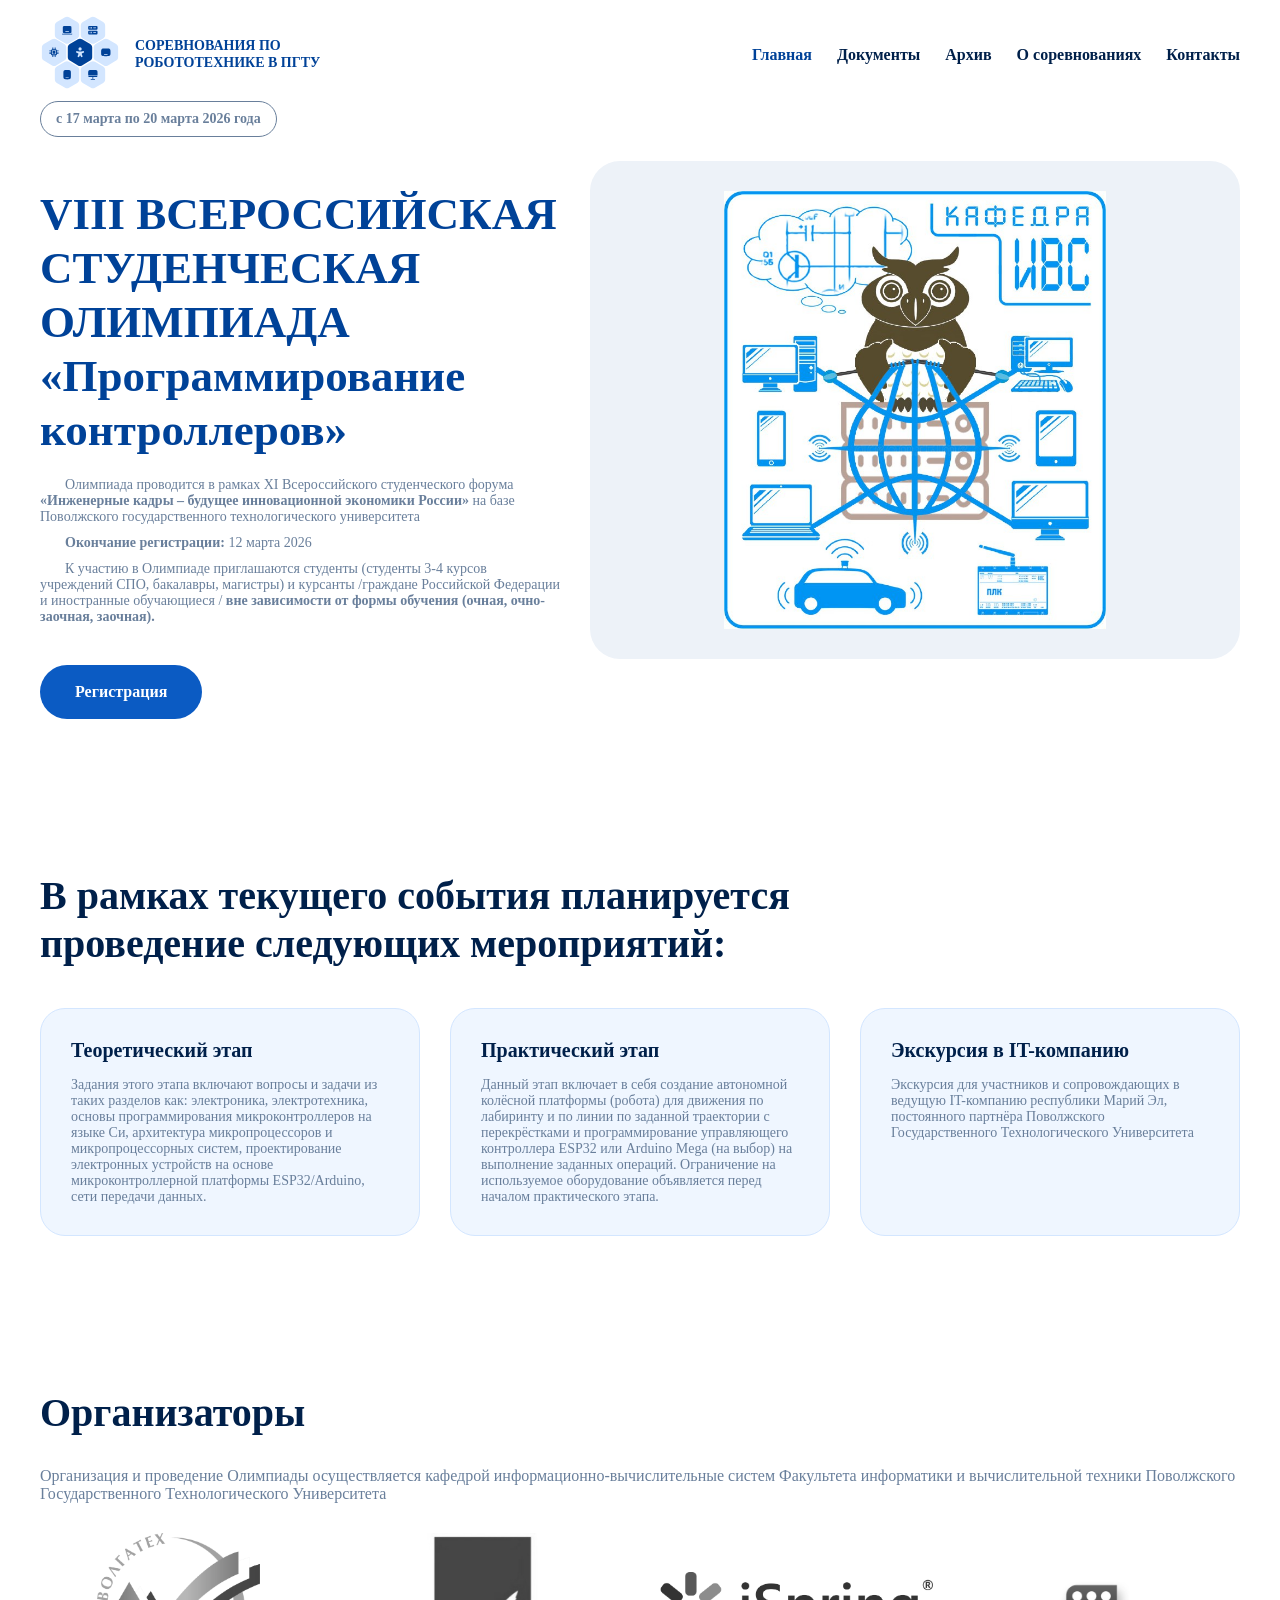
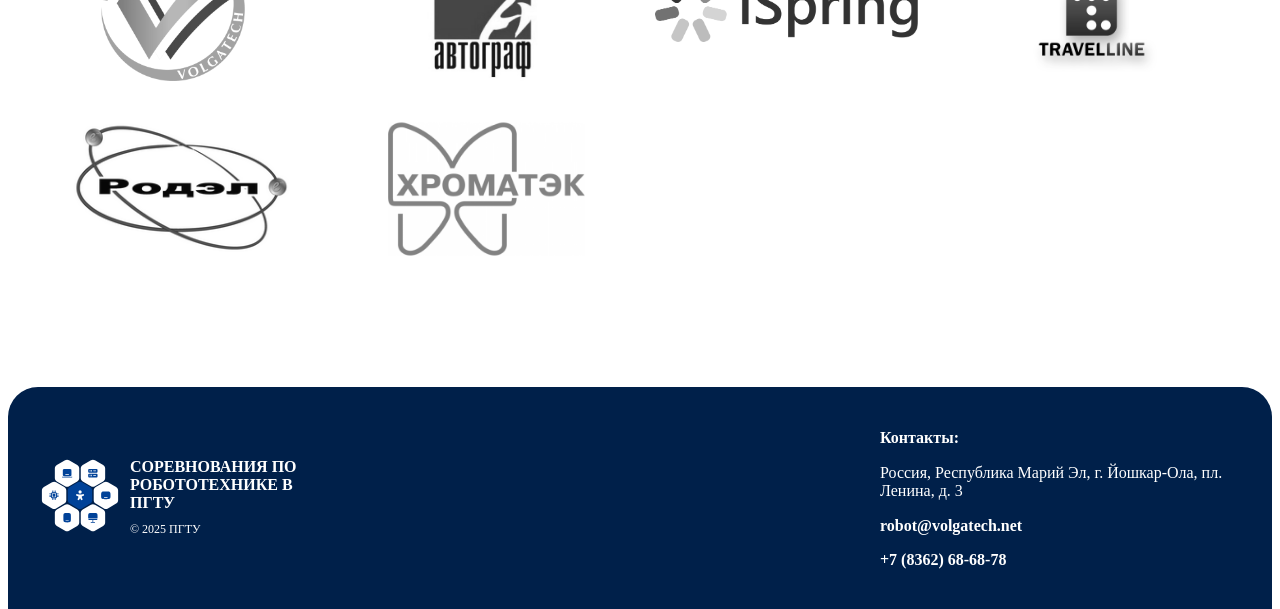
<file: index.html>
<!DOCTYPE html>
<html lang="ru">
<head>
    <meta charset="UTF-8">
    <meta name="viewport" content="width=device-width, user-scalable=no, initial-scale=1.0, maximum-scale=1.0, minimum-scale=1.0">
    <meta http-equiv="X-UA-Compatible" content="ie=edge">
    <meta http-equiv="Content-Type" content="text/html; charset=UTF-8">
    <meta name="robots" content="index, follow">
    <title>Главная</title>
    <link rel="stylesheet" href="style.css">
</head>
<body>
<div class="mainContainer">
    <div id="panel"></div>
    <header class="b-header">
        <div class="b-header__wrap">
            <div class="b-header__site">
                <div class="b-header__logo-wrap">
                    <img class="b-header__logo" src="images/logo_pgtu.svg" alt="Соревнования по робототехнике в ПГТУ">
                </div>
                <h1 class="b-header__title">
                    Соревнования по робототехнике в ПГТУ
                </h1>
            </div>
            <div class="b-header__controls">
                <nav class="b-header__menu">
                    <a class="b-header__menu-link b-header__menu-link_active" href="index.html">Главная</a>
                    <a class="b-header__menu-link" href="documents.html">Документы</a>
                    <a class="b-header__menu-link" href="archive.html">Архив</a>
                    <a class="b-header__menu-link" href="prepare-competition.html">О соревнованиях</a>
                    <a class="b-header__menu-link" href="contacts.html">Контакты</a>
                </nav>
                <div class="b-header__burger-wrap">
                    <button class="b-header__burger">
                        <svg width="19" height="15" fill="none" xmlns="http://www.w3.org/2000/svg">
                            <path fill-rule="evenodd" clip-rule="evenodd" d="M0 1.579C0 .707.608 0 1.357 0h16.286C18.393 0 19 .707 19 1.579s-.608 1.579-1.357 1.579H1.357C.607 3.158 0 2.45 0 1.579ZM0 7.5c0-.872.608-1.579 1.357-1.579h16.286c.75 0 1.357.707 1.357 1.579s-.608 1.579-1.357 1.579H1.357C.607 9.079 0 8.372 0 7.5Zm0 5.921c0-.872.608-1.579 1.357-1.579h16.286c.75 0 1.357.707 1.357 1.58 0 .871-.608 1.578-1.357 1.578H1.357C.607 15 0 14.293 0 13.421Z" fill="#fff"></path>
                        </svg>
                    </button>
                </div>
            </div>
        </div>
    </header>
    <main class="b-main b-main_centered">
        <div class="b-section">
            <div class="b-event">
                <div class="b-event__section">
                    <time class="b-event__timeline">
                        c 17 марта по 20 марта 2026 года
                    </time>
                    <h1 class="b-event__title">
                        VIII ВСЕРОССИЙСКАЯ СТУДЕНЧЕСКАЯ ОЛИМПИАДА «Программирование контроллеров»
                    </h1>
                    <div class="b-event__description">
                        <p>
                            Олимпиада проводится в рамках XI Всероссийского студенческого форума <b>«Инженерные кадры – будущее инновационной экономики России»</b> на базе Поволжского государственного технологического университета
                        </p>
                        <p>
                            <b>Окончание регистрации:</b> 12 марта 2026
                        </p>
                        <p>
                            К участию в Олимпиаде приглашаются студенты (студенты 3-4 курсов учреждений СПО, бакалавры, магистры) и курсанты /граждане Российской Федерации и иностранные обучающиеся / <strong>вне зависимости от формы обучения (очная, очно-заочная, заочная).</strong>
                        </p>
                    </div>
                    <a class="b-event__button b-button_primary" href="https://robots.volgatech.net/register/">
                        Регистрация
                    </a>
                </div>
                <picture class="b-event__img-wrap">
                    <img class="b-event__img" src="images/olympiad_banner.jpg" alt="VIII ВСЕРОССИЙСКАЯ СТУДЕНЧЕСКАЯ ОЛИМПИАДА «Программирование контроллеров»">
                </picture>
            </div>
        </div>

        <div class="b-section b-action">
            <h2 class="b-section__title b-action__title">
                В рамках текущего события планируется проведение следующих мероприятий:
            </h2>
            <div class="b-action__section">
                <div class="b-action__item" id="415816">
                    <span class="b-action__name">Теоретический этап</span>
                    <div class="b-action__description">
                        Задания этого этапа включают вопросы и задачи из таких разделов как: электроника, электротехника, основы программирования микроконтроллеров на языке Си, архитектура микропроцессоров и микропроцессорных систем, проектирование электронных устройств на основе микроконтроллерной платформы ESP32/Arduino, сети передачи данных.
                    </div>
                </div>
                <div class="b-action__item" id="415815">
                    <span class="b-action__name">Практический этап</span>
                    <div class="b-action__description">
                        Данный этап включает в себя создание автономной колёсной платформы (робота) для движения по лабиринту и по линии по заданной траектории с перекрёстками и программирование управляющего контроллера ESP32 или Arduino Mega (на выбор) на выполнение заданных операций. Ограничение на используемое оборудование объявляется перед началом практического этапа.
                    </div>
                </div>
                <div class="b-action__item" id="415814">
                    <span class="b-action__name">Экскурсия в IT-компанию</span>
                    <div class="b-action__description">
                        Экскурсия для участников и сопровождающих в ведущую IT-компанию республики Марий Эл, постоянного партнёра Поволжского Государственного Технологического Университета
                    </div>
                </div>
            </div>
        </div>

        <div class="b-section b-section_last b-partners">
            <h2 class="b-section__title b-partners__title">Организаторы</h2>
            <p class="b-section__description">
                Организация и проведение Олимпиады осуществляется кафедрой информационно-вычислительные систем Факультета информатики и вычислительной техники Поволжского Государственного Технологического Университета
            </p>
            <div class="b-partners__list">
                <a class="b-partners__item" href="https://www.volgatech.net/" target="_blank">
                    <img class="b-partners__img" src="images/partner_pgtu.png" alt="ПГТУ">
                </a>
                <a class="b-partners__item" href="https://autograph.com.ru/" target="_blank">
                    <img class="b-partners__img" src="images/partner_autograph.jpg" alt="АО 'Автограф'">
                </a>
                <div class="b-partners__item">
                    <img class="b-partners__img" src="images/partner_ispring.png" alt="iSpring">
                </div>
                <div class="b-partners__item">
                    <img class="b-partners__img" src="images/partner_travelline.png" alt="TravelLine">
                </div>
                <a class="b-partners__item" href="https://www.ntc-rodel.ru/" target="_blank">
                    <img class="b-partners__img" src="images/partner_rodel.png" alt="ООО«Родэл»">
                </a>
                <a class="b-partners__item" href="https://chromatec.ru/" target="_blank">
                    <img class="b-partners__img" src="images/partner_chromatec.png" alt="ЗАО СКБ 'Хроматэк'">
                </a>
            </div>
        </div>
    </main>
    <footer class="b-footer">
        <div class="b-footer__wrap">
            <div class="b-footer__logo">
                <div class="b-footer__logo-wrap">
                    <img class="b-footer__logo-icon" src="images/logo_pgtu_white.svg" alt="Соревнования по робототехнике в ПГТУ">
                </div>
                <div class="b-footer__title-wrap">
                    <span class="b-footer__title">Соревнования по робототехнике в ПГТУ</span>
                    <span class="b-footer__copyright">© 2025 ПГТУ</span>
                </div>
            </div>
            <div class="b-footer__contact">
                <div class="b-footer__contact-item">
                    <span class="b-footer__contact-label">Контакты:</span>
                </div>
                <div class="b-footer__contact-item">
                    <span class="b-footer__contact-label b-footer__contact-label_description">Россия, Республика Марий Эл, г. Йошкар-Ола, пл. Ленина, д. 3</span>
                </div>
                <div class="b-footer__contact-item">
                    <a href="mailto:robot@volgatech.net" class="b-footer__contact-label">robot@volgatech.net</a>
                </div>
                <div class="b-footer__contact-item">
                    <a href="tel:+78362686878" class="b-footer__contact-label">+7 (8362) 68-68-78</a>
                </div>
            </div>
        </div>
    </footer>
</div>
</body>
</html>
</file>
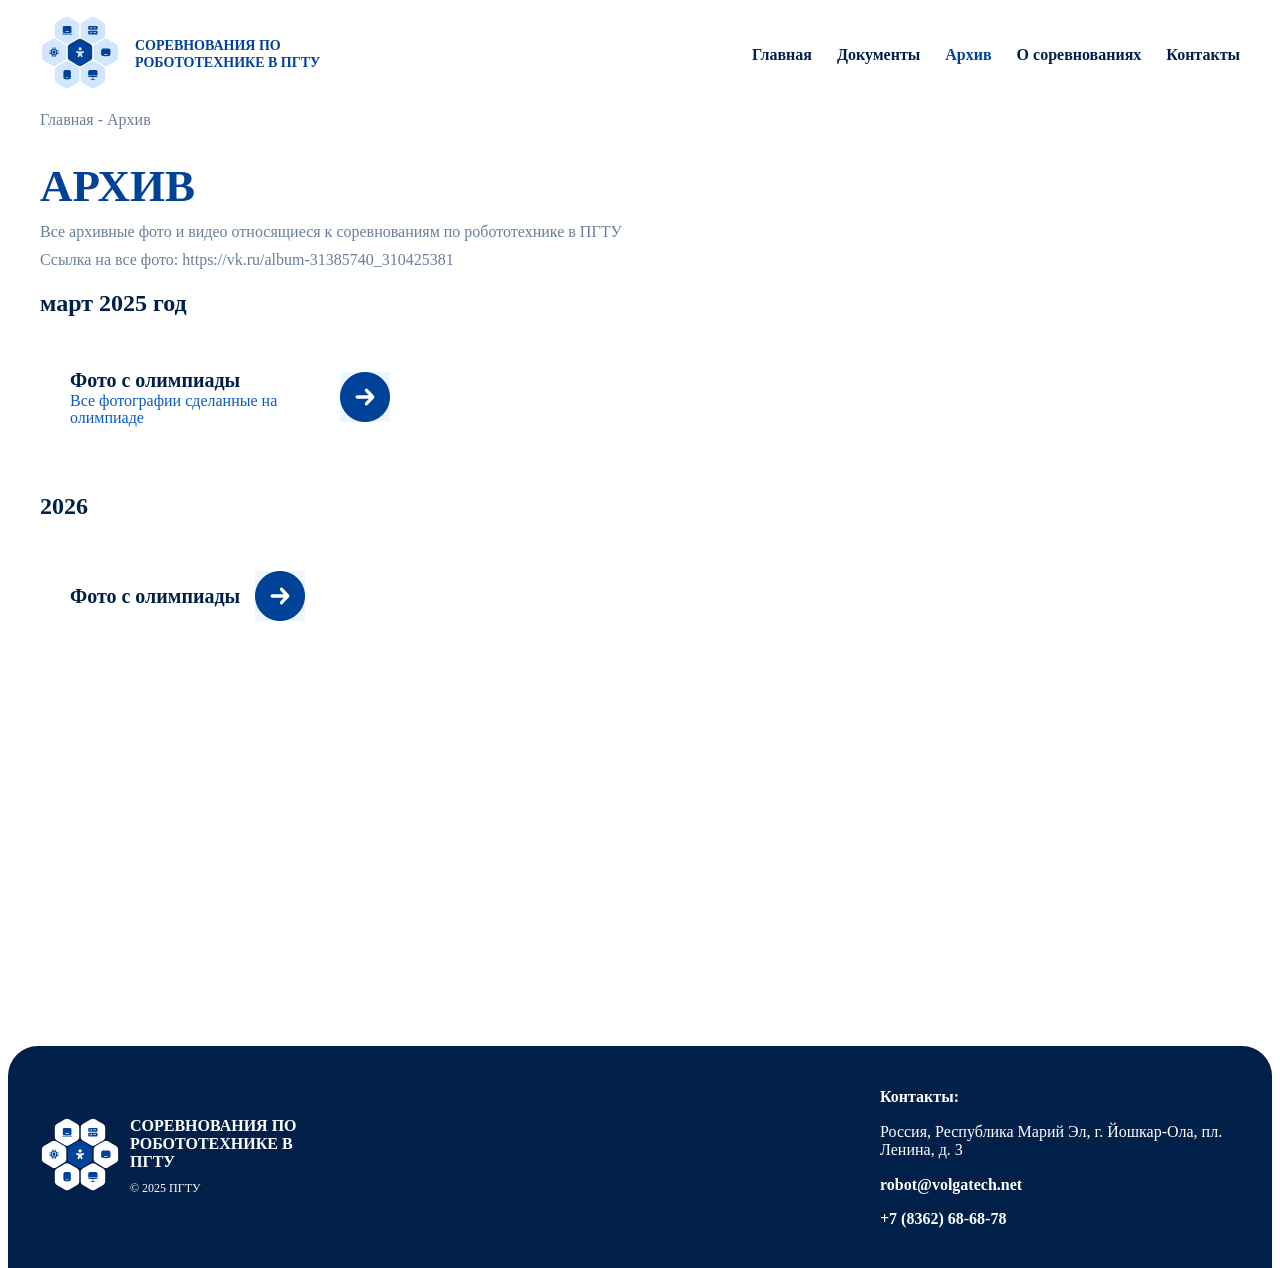
<file: archive.html>
<!DOCTYPE html>
<html lang="ru">
<head>
    <meta charset="UTF-8">
    <meta name="viewport" content="width=device-width, user-scalable=no, initial-scale=1.0, maximum-scale=1.0, minimum-scale=1.0">
    <meta http-equiv="X-UA-Compatible" content="ie=edge">
    <meta http-equiv="Content-Type" content="text/html; charset=UTF-8">
    <meta name="robots" content="index, follow">
    <title>Архив</title>
    <link rel="stylesheet" href="style.css">
</head>
<body>
<div class="mainContainer">
    <div id="panel"></div>
    <header class="b-header">
        <div class="b-header__wrap">
            <div class="b-header__site">
                <div class="b-header__logo-wrap">
                    <img class="b-header__logo" src="images/logo_pgtu.svg" alt="Соревнования по робототехнике в ПГТУ">
                </div>
                <h1 class="b-header__title">
                    Соревнования по робототехнике в ПГТУ
                </h1>
            </div>
            <div class="b-header__controls">
                <nav class="b-header__menu">
                    <a class="b-header__menu-link " href="index.html">Главная</a>
                    <a class="b-header__menu-link" href="documents.html">Документы</a>
                    <a class="b-header__menu-link b-header__menu-link_active" href="archive.html">Архив</a>
                    <a class="b-header__menu-link" href="prepare-competition.html">О соревнованиях</a>
                    <a class="b-header__menu-link" href="contacts.html">Контакты</a>
                </nav>
                <div class="b-header__burger-wrap">
                    <button class="b-header__burger">
                        <svg width="19" height="15" fill="none" xmlns="http://www.w3.org/2000/svg">
                            <path fill-rule="evenodd" clip-rule="evenodd" d="M0 1.579C0 .707.608 0 1.357 0h16.286C18.393 0 19 .707 19 1.579s-.608 1.579-1.357 1.579H1.357C.607 3.158 0 2.45 0 1.579ZM0 7.5c0-.872.608-1.579 1.357-1.579h16.286c.75 0 1.357.707 1.357 1.579s-.608 1.579-1.357 1.579H1.357C.607 9.079 0 8.372 0 7.5Zm0 5.921c0-.872.608-1.579 1.357-1.579h16.286c.75 0 1.357.707 1.357 1.58 0 .871-.608 1.578-1.357 1.578H1.357C.607 15 0 14.293 0 13.421Z" fill="#fff"></path>
                        </svg>
                    </button>
                </div>
            </div>
        </div>
    </header>
    <main class="b-main b-main_centered">
        <div class="b-section">
            <div class="b-event">
                <div class="b-section">
		    <div class="b-event_description">
                        <p>
                            Главная - Архив
                        </p>
                    </div>
                    <h1 class="b-event__title">
                        АРХИВ
                    </h1>
		    <div class="b-event_description">
                        <p>
                            Все архивные фото и видео относящиеся к соревнованиям по робототехнике в ПГТУ
                        </p>
			<p>
			    Ссылка на все фото: https://vk.ru/album-31385740_310425381
                        </p>
                    </div>
		    <div class="b-section b-section_pb b-section_last">
		    	<div class="b-section__top">
		            <h2 class="h5 b-section__title b-archive__subtitle">
			    	март 2025 год
			    </h2>
		    	</div>
			<div class="b-archive__list">
			    <a href="https://robots.volgatech.net/archive/foto-s-olimpiady-20" class="b-archive__item" id="bx_3946748719_415853">
                    	    	<div class="b-archive__left">
                        	    <span class="h6 b-archive__name">
                            		Фото с олимпиады
				    </span>
                                    <p class="b-archive__description">
                                	Все фотографии сделанные на олимпиаде
				    </p>
                                </div>
                    		<span class="b-archive__icon">
                        	    <svg class="">
					<img src="images/arrow.png">
				    </svg>
				</span>
                	    </a>
			</div>
			<div class="b-section__top">
		            <h2 class="h5 b-section__title b-archive__subtitle">
			    	2026
			    </h2>
		    	</div>
			<div class="b-archive__list">
			    <a href="https://robots.volgatech.net/archive/foto-s-olimpiady/" class="b-archive__item" id="bx_3946748719_415853">
                    	    	<div class="b-archive__left">
                        	    <span class="h6 b-archive__name">
                            		Фото с олимпиады
				    </span>
                                </div>
                    		<span class="b-archive__icon">
                        	    <svg class="">
					<img src="images/arrow.png">
				    </svg>
				</span>
                	    </a>
			</div>
		    </div>
                </div>
            </div>
        </div>	
    </main>
    <footer class="b-footer">
        <div class="b-footer__wrap">
            <div class="b-footer__logo">
                <div class="b-footer__logo-wrap">
                    <img class="b-footer__logo-icon" src="images/logo_pgtu_white.svg" alt="Соревнования по робототехнике в ПГТУ">
                </div>
                <div class="b-footer__title-wrap">
                    <span class="b-footer__title">Соревнования по робототехнике в ПГТУ</span>
                    <span class="b-footer__copyright">© 2025 ПГТУ</span>
                </div>
            </div>
            <div class="b-footer__contact">
                <div class="b-footer__contact-item">
                    <span class="b-footer__contact-label">Контакты:</span>
                </div>
                <div class="b-footer__contact-item">
                    <span class="b-footer__contact-label b-footer__contact-label_description">Россия, Республика Марий Эл, г. Йошкар-Ола, пл. Ленина, д. 3</span>
                </div>
                <div class="b-footer__contact-item">
                    <a href="mailto:robot@volgatech.net" class="b-footer__contact-label">robot@volgatech.net</a>
                </div>
                <div class="b-footer__contact-item">
                    <a href="tel:+78362686878" class="b-footer__contact-label">+7 (8362) 68-68-78</a>
                </div>
            </div>
        </div>
    </footer>
</div>
</body>
</html>
</file>
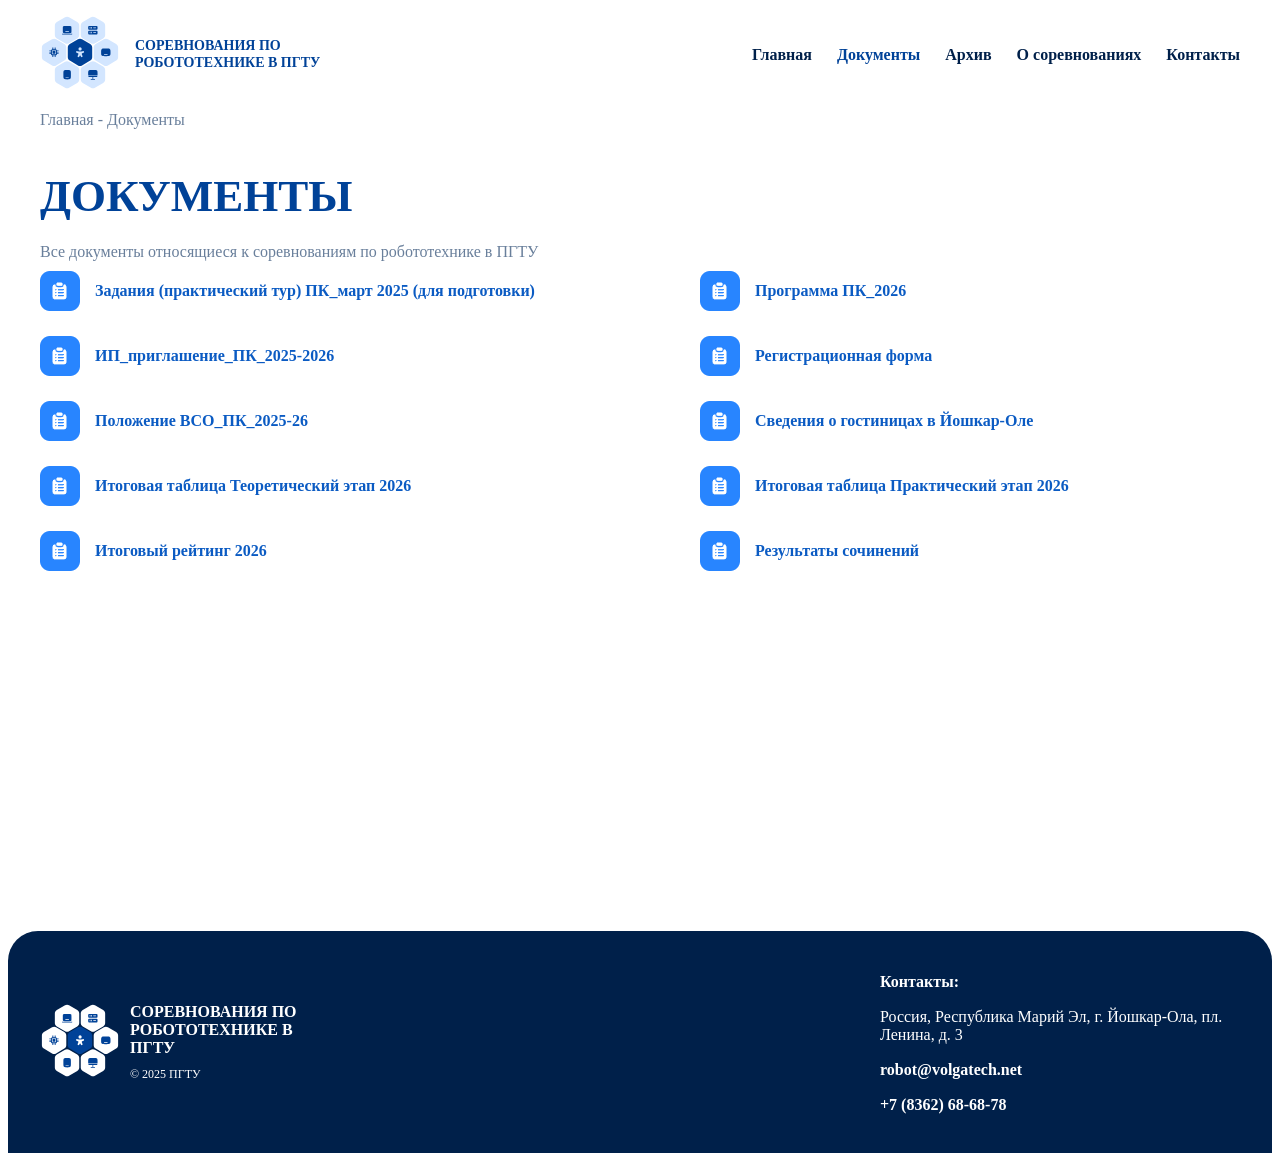
<file: documents.html>
<!DOCTYPE html>
<html lang="ru">
<head>
    <meta charset="UTF-8">
    <meta name="viewport" content="width=device-width, user-scalable=no, initial-scale=1.0, maximum-scale=1.0, minimum-scale=1.0">
    <meta http-equiv="X-UA-Compatible" content="ie=edge">
    <meta http-equiv="Content-Type" content="text/html; charset=UTF-8">
    <meta name="robots" content="index, follow">
    <title>Документы</title>
    <link rel="stylesheet" href="style.css">
</head>
<body>
<div class="mainContainer">
    <div id="panel"></div>
    <header class="b-header">
        <div class="b-header__wrap">
            <div class="b-header__site">
                <div class="b-header__logo-wrap">
                    <img class="b-header__logo" src="images/logo_pgtu.svg" alt="Соревнования по робототехнике в ПГТУ">
                </div>
                <h1 class="b-header__title">
                    Соревнования по робототехнике в ПГТУ
                </h1>
            </div>
            <div class="b-header__controls">
                <nav class="b-header__menu">
                    <a class="b-header__menu-link " href="index.html">Главная</a>
                    <a class="b-header__menu-link b-header__menu-link_active" href="documents.html">Документы</a>
                    <a class="b-header__menu-link" href="archive.html">Архив</a>
                    <a class="b-header__menu-link" href="prepare-competition.html">О соревнованиях</a>
                    <a class="b-header__menu-link" href="contacts.html">Контакты</a>
                </nav>
                <div class="b-header__burger-wrap">
                    <button class="b-header__burger">
                        <svg width="19" height="15" fill="none" xmlns="http://www.w3.org/2000/svg">
                            <path fill-rule="evenodd" clip-rule="evenodd" d="M0 1.579C0 .707.608 0 1.357 0h16.286C18.393 0 19 .707 19 1.579s-.608 1.579-1.357 1.579H1.357C.607 3.158 0 2.45 0 1.579ZM0 7.5c0-.872.608-1.579 1.357-1.579h16.286c.75 0 1.357.707 1.357 1.579s-.608 1.579-1.357 1.579H1.357C.607 9.079 0 8.372 0 7.5Zm0 5.921c0-.872.608-1.579 1.357-1.579h16.286c.75 0 1.357.707 1.357 1.58 0 .871-.608 1.578-1.357 1.578H1.357C.607 15 0 14.293 0 13.421Z" fill="#fff"></path>
                        </svg>
                    </button>
                </div>
            </div>
        </div>
    </header>
    <main class="b-main b-main_centered">
        <div class="b-section">
            <div class="b-event">
                <div class="b-event__section">
		    <div class="b-event_description">
                        <p>
                            Главная - Документы
                        </p>
                    </div>
                    <h1 class="b-event__title">
                        ДОКУМЕНТЫ
                    </h1>
                    <div class="b-event_description">
                        <p>
                            Все документы относящиеся к соревнованиям по робототехнике в ПГТУ
                        </p>
                    </div>
		    <div class="b-section b-section_pb b-section_last">
			<div class="b-docs">
                    	    <a class="b-docs__item" target="_blank" href="https://robots.volgatech.net/upload/iblock/adc/39fo4srjxogfrusvfvrod4y6jiptpymc.pdf">
                    		<img src="images/file.png">
            			Задания (практический тур) ПК_март 2025 (для подготовки)
			    </a>
                    	    <a class="b-docs__item" target="_blank" href="https://robots.volgatech.net/upload/iblock/bbb/8bp0dmeimu2w4b0poubfxzni4zwarvqy.pdf">
				<img class="b-docs__icon" src="images/file.png">
            			Программа ПК_2026
			    </a>
                    	    <a class="b-docs__item" target="_blank" href="https://robots.volgatech.net/upload/iblock/897/7zi5i0v0r333c5k25ckcw3bip0kfanmy.pdf">
				<img class="b-docs__icon" src="images/file.png">
            			ИП_приглашение_ПК_2025-2026
			    </a>
                    	    <a class="b-docs__item" target="_blank" href="https://robots.volgatech.net/upload/iblock/7b7/nw9bpz2tuko9ehgu1s540cdxwqcofvp6.docx">
				<img class="img_file" src="images/file.png">
            			Регистрационная форма
			    </a>
                    	    <a class="b-docs__item" target="_blank" href="file:///D:/upload/iblock/b35/551l0g0qju7cua2k1i5rrkf1rauf14xm.pdf">
				<img class="img_file" src="images/file.png">
            			Положение ВСО_ПК_2025-26
			    </a>
                    	    <a class="b-docs__item" target="_blank" href="file:///D:/upload/iblock/d04/29pidzi0o85w162900yrrsksdk4o093x.docx">
            			<img class="b-docs__icon" src="images/file.png">
				Сведения о гостиницах в Йошкар-Оле
			    </a>
                    	    <a class="b-docs__item" target="_blank" href="file:///D:/upload/iblock/877/tuwiaaxgkip9br2p3qklwgp4g3jqq8sn.pdf">
				<img class="b-docs__icon" src="images/file.png">
            			Итоговая таблица Теоретический этап 2026
			    </a>
                    	    <a class="b-docs__item" target="_blank" href="file:///D:/upload/iblock/0d7/dc7v4ojxyfdz5svds9zo8rckppq1l73k.pdf">
				<img class="b-docs__icon" src="images/file.png">
            			Итоговая таблица Практический этап 2026
			    </a>
                    	    <a class="b-docs__item" target="_blank" href="file:///D:/upload/iblock/5cd/u74hmhko40a89vix2j0p7k5d20l2s6io.pdf">
				<img class="b-docs__icon" src="images/file.png">
            			Итоговый рейтинг 2026
			    </a>
                    	    <a class="b-docs__item" target="_blank" href="file:///D:/upload/iblock/1e5/4nh6v3i2p6tu90pfc9g776e27uuew92z.pdf">
				<img class="b-docs__icon" src="images/file.png">
            			Результаты сочинений
			    </a>
			</div>
		    </div>
                </div>
            </div>
        </div>

        <div class="b-section b-action">
            
        </div>

    </main>
    <footer class="b-footer">
        <div class="b-footer__wrap">
            <div class="b-footer__logo">
                <div class="b-footer__logo-wrap">
                    <img class="b-footer__logo-icon" src="images/logo_pgtu_white.svg" alt="Соревнования по робототехнике в ПГТУ">
                </div>
                <div class="b-footer__title-wrap">
                    <span class="b-footer__title">Соревнования по робототехнике в ПГТУ</span>
                    <span class="b-footer__copyright">© 2025 ПГТУ</span>
                </div>
            </div>
            <div class="b-footer__contact">
                <div class="b-footer__contact-item">
                    <span class="b-footer__contact-label">Контакты:</span>
                </div>
                <div class="b-footer__contact-item">
                    <span class="b-footer__contact-label b-footer__contact-label_description">Россия, Республика Марий Эл, г. Йошкар-Ола, пл. Ленина, д. 3</span>
                </div>
                <div class="b-footer__contact-item">
                    <a href="mailto:robot@volgatech.net" class="b-footer__contact-label">robot@volgatech.net</a>
                </div>
                <div class="b-footer__contact-item">
                    <a href="tel:+78362686878" class="b-footer__contact-label">+7 (8362) 68-68-78</a>
                </div>
            </div>
        </div>
    </footer>
</div>
</body>
</html>
</file>
<file: style.css>
{
    font-family: "Golos Text", sans-serif;
    margin: 0;
    padding: 0;
    box-sizing: border-box;
    transition: color .15s ease-in-out, background-color .15s ease-in-out, fill .15s ease-in-out, stroke .15s ease-in-out;
}
body {
    font-size: 16px;
    font-weight: 400;
    color: #697f9b;
    background-color: #fff;
    position: relative;
}
.mainContainer {
    display: flex;
    flex-direction: column;
    height: 100vh;
}
.b-main {
    display: flex;
    flex-direction: column;
    flex-grow: 1;
}
.b-main_centered {
    margin-left: auto;
    margin-right: auto;
}
li, ul {
    list-style: none;
}
a {
    line-height: 1.1;
    color: #0b5bc3;
    text-decoration: none;
}
a:active, a:hover {
    color: #2885ff;
}

.b-header, .b-footer {
    display: flex;
    justify-content: center;
    flex-shrink: 0;
}
.b-footer__wrap, .b-header__wrap, .b-main_centered {
    padding-left: 32px;
    padding-right: 32px;
    width: 100%;
    box-sizing: border-box;
    max-width: 1354px;
}

.b-header__wrap {
    display: flex;
    align-items: center;
    justify-content: space-between;
    gap: 15px;
    padding-top: 8px;
    padding-bottom: 8px;
}
.b-header__site {
    display: flex;
    align-items: center;
    gap: 15px;
}
.b-header__logo-wrap {
    max-width: 80px;
    aspect-ratio: 80/73;
    flex-shrink: 0;
}
.b-header__logo {
    width: 100%;
    height: 100%;
    object-fit: cover;
}
.b-header__title {
    font-size: 14px;
    color: #004298;
    text-transform: uppercase;
    max-width: 209px;
}
.b-header__controls {
    display: flex;
    align-items: center;
    gap: 80px;
}
.b-header__menu {
    display: flex;
    align-items: center;
    gap: 25px;
}
.b-header__menu-link {
    font-weight: 600;
    color: #00204a;
}
.b-header__menu-link_active {
    color: #004298;
}
.b-header__lang {
    display: flex;
    align-items: center;
    gap: 5px;
    border-radius: 15px;
    border: 1px solid #d3e6ff;
    font-weight: 700;
    color: #004298;
    padding: 10px 15px;
}
.b-header__lang-icon-wrap {
    flex-shrink: 0;
    width: 25px;
    height: 25px;
}
.b-header__lang-icon {
    width: 100%;
    height: 100%;
    object-fit: cover;
}
.b-header__burger-wrap {
    display: none;
}
.b-header__burger {
    display: flex;
    border-radius: 100%;
    padding: 0;
    height: 45px;
    width: 45px;
    align-items: center;
    justify-content: center;
    background-color: #0b5bc3;
    border: none;
    cursor: pointer;
}

.b-footer {
    background-color: #00204a;
    border-top-left-radius: 30px;
    border-top-right-radius: 30px;
    color: #fff;
}
.b-footer a, .b-footer p, .b-footer span {
    color: #fff;
}
.b-footer__wrap {
    display: flex;
    justify-content: space-between;
    gap: 15px;
    padding-top: 40px;
    padding-bottom: 40px;
}
.b-footer__logo {
    display: flex;
    align-items: center;
    gap: 10px;
}
.b-footer__logo-wrap {
    max-width: 80px;
    aspect-ratio: 80/73;
}
.b-footer__logo-icon {
    width: 100%;
    height: 100%;
    object-fit: cover;
}
.b-footer__title {
    font-weight: 700;
    text-transform: uppercase;
}
.b-footer__title-wrap {
    display: flex;
    flex-direction: column;
    gap: 10px;
    max-width: 209px;
}
.b-footer__copyright {
    font-size: 12px;
}
.b-footer__contact {
    display: flex;
    flex-direction: column;
    gap: 15px;
    max-width: 360px;
}
.b-footer__contact-item {
    display: flex;
    gap: 10px;
}
.b-footer__contact-item_social {
    align-items: center;
    flex-wrap: wrap;
}
.b-footer__contact-label {
    font-weight: 600;
    font-size: 16px;
    margin-top: 2px;
}
.b-footer__contact-label_description {
    font-weight: 400;
}

.b-section {
    padding-bottom: 120px;
}
.b-section_pb {
    padding-bottom: 120px;
}
.b-section_last {
    padding-bottom: 45px;
}
.b-section__title {
    max-width: 850px;
}
.b-event {
    display: flex;
    align-items: end;
    gap: 30px;
}
.b-event__section {
    display: flex;
    flex-direction: column;
    align-items: start;
    max-width: 520px;
}
.b-event__timeline {
    border-radius: 30px;
    border: 1px solid #697f9b;
    padding: 9px 15px;
    margin-bottom: 20px;
    font-size: 14px;
    font-weight: 600;
}
.b-event__title {
    color: #004298;
    font-size: 45px;
    margin-bottom: 10px;
}
.b-event__description {
    font-size: 14px;
}

.b-event__description p {
    text-indent: 25px;
    margin-top: 10px;
    margin-bottom: 10px;
}

.b-event_description p {
    margin-top: 10px;
    margin-bottom: 10px;
}

.b-event__button {
    display: flex;
    align-items: center;
    justify-content: center;
    padding: 18px 35px;
    border-radius: 30px;
    background-color: #0b5bc3;
    font-size: 16px;
    color: #fff;
    font-weight: 700;
    margin-top: 30px;
}
.b-event__img-wrap {
    display: flex;
    justify-content: center;
    box-sizing: border-box;
    align-self: center;
    width: 100%;
    border-radius: 30px;
    background-color: #edf2f8;
    overflow: hidden;
    aspect-ratio: 740/567;
    max-width: 740px;
    padding: 30px;
}
.b-event__img {
    width: 100%;
    height: 100%;
    object-fit: contain;
    max-width: 546px;
}
.b-action__title {
    margin-bottom: 40px;
    font-size: 40px;
    font-weight: 700;
    color: #00204a;
}

.b-action__section {
    display: grid;
    grid-template-columns: repeat(3, minmax(0, 1fr));
    gap: 30px;
}
.b-action__item {
    display: flex;
    flex-direction: column;
    gap: 15px;
    padding: 30px;
    background-color: #eff6ff;
    border: 1px solid #d3e6ff;
    border-radius: 25px;
}
.b-action__name {
    font-size: 20px;
    font-weight: 700;
    color: #00204a;
}
.b-action__description {
    font-size: 14px;
}
.b-partners__title {
    margin-bottom: 30px;
    font-size: 40px;
    font-weight: 700;
    color: #00204a;
}

.b-partners__list {
    display: grid;
    grid-template-columns: repeat(4, minmax(0, 1fr));
    margin-top: 30px;
    gap: 30px;
}
.b-partners__item {
    width: 100%;
    aspect-ratio: 300/160;
    filter: grayscale(100%);
    transition: filter .15s ease-in-out;
}
.b-partners__item:hover {
    filter: none;
}
.b-partners__img {
    width: 100%;
    height: 100%;
    object-fit: contain;
}
.b-docs {
    display: grid;
    grid-template-columns: repeat(2, minmax(0, 1fr));
    column-gap: 30px;
    row-gap: 25px;
    min-width: 1290px;
}

.b-docs__item {
    display: flex;
    align-items: center;
    gap: 15px;
    font-size: 16px;
    font-weight: 700;
    color: #0b5bc3;
    min-width: 500px;
}
.b-section_pb {
    padding-bottom: 120px;
}
.b-event__section {
    display: flex;
    flex-direction: column;
    align-items: start;
    max-width: 520px;
}
.b-section_last {
    padding-bottom: 45px;
}
.b-section{
    padding-bottom: 120px;
}
.b-archive__list {
    display: grid;
    grid-template-columns: repeat(3, minmax(0, 1fr));
    gap: 30px;
    margin-bottom: 35px;
}
.b-archive__icon, .b-study__icon {
    display: flex;
    align-items: center;
    justify-content: center;
    flex-shrink: 0;
    background-color: #0b5bc3;
    border-radius: 100%;
    width: 50px;
    height: 50px;
    fill: #fff;
}
.h6, h6 {
    font-size: 20px;
}
.b-archive__description {
    margin-top: 0;
    margin-bottom: 0;
}
.b-archive__item {
    display: flex;
    flex-direction: row;
    align-items: center;
    gap: 15px;
    padding: 30px;
    border-radius: 25px;
}
.b-archive__description {
    margin-top: 0;
    margin-bottom: 0;
}
.b-archive__subtitle {
    color: #004298;
}
.h5, h5 {
    font-size: 24px;
}
.b-archive__item {
    display: flex;
    flex-direction: row;
    align-items: center;
    gap: 15px;
    padding: 30px;
    border-radius: 25px;
}
.b-main_centered {
    margin-left: auto;
    margin-right: auto;
}
.b-breadcrump {
    display: flex;
    align-items: center;
    flex-wrap: wrap;
    gap: 10px;
    padding-top: 15px;
}
.b-main__title {
    text-transform: uppercase;
    color: #004298;
    padding-top: 25px;
    padding-bottom: 15px;
}
.b-section__top_pt_15 {
    padding-top: 15px;
}
.b-section_pb_half {
    padding-bottom: 70px;
}
.b-section_pb {
    padding-bottom: 120px;
}
.b-section__title {
    max-width: 850px;
}
.h1, .h2, .h3, .h4, .h5, .h6, h1, h2, h3, h4, h5, h6 {
    font-weight: 700;
    line-height: 1.2;
    color: #00204a;
}
.b-section__top {
    padding-bottom: 0px;
    font-size: 30px;
}
.b-study {
    display: flex;
    flex-direction: column;
    gap: 25px;
}
.b-study__item {
    position: relative;
    padding-right: 120px;
}
.b-study__name {
    color: #0b5bc3;
    text-transform: uppercase;
}
.b-study__description {
    font-size: 16px;
    margin-top: 0;
    margin-bottom: 0;
}
.b-study__show-more {
    display: none;
}
.b-study__icon {
    position: absolute;
    bottom: 25px;
    right: 40px;
}
</file>
